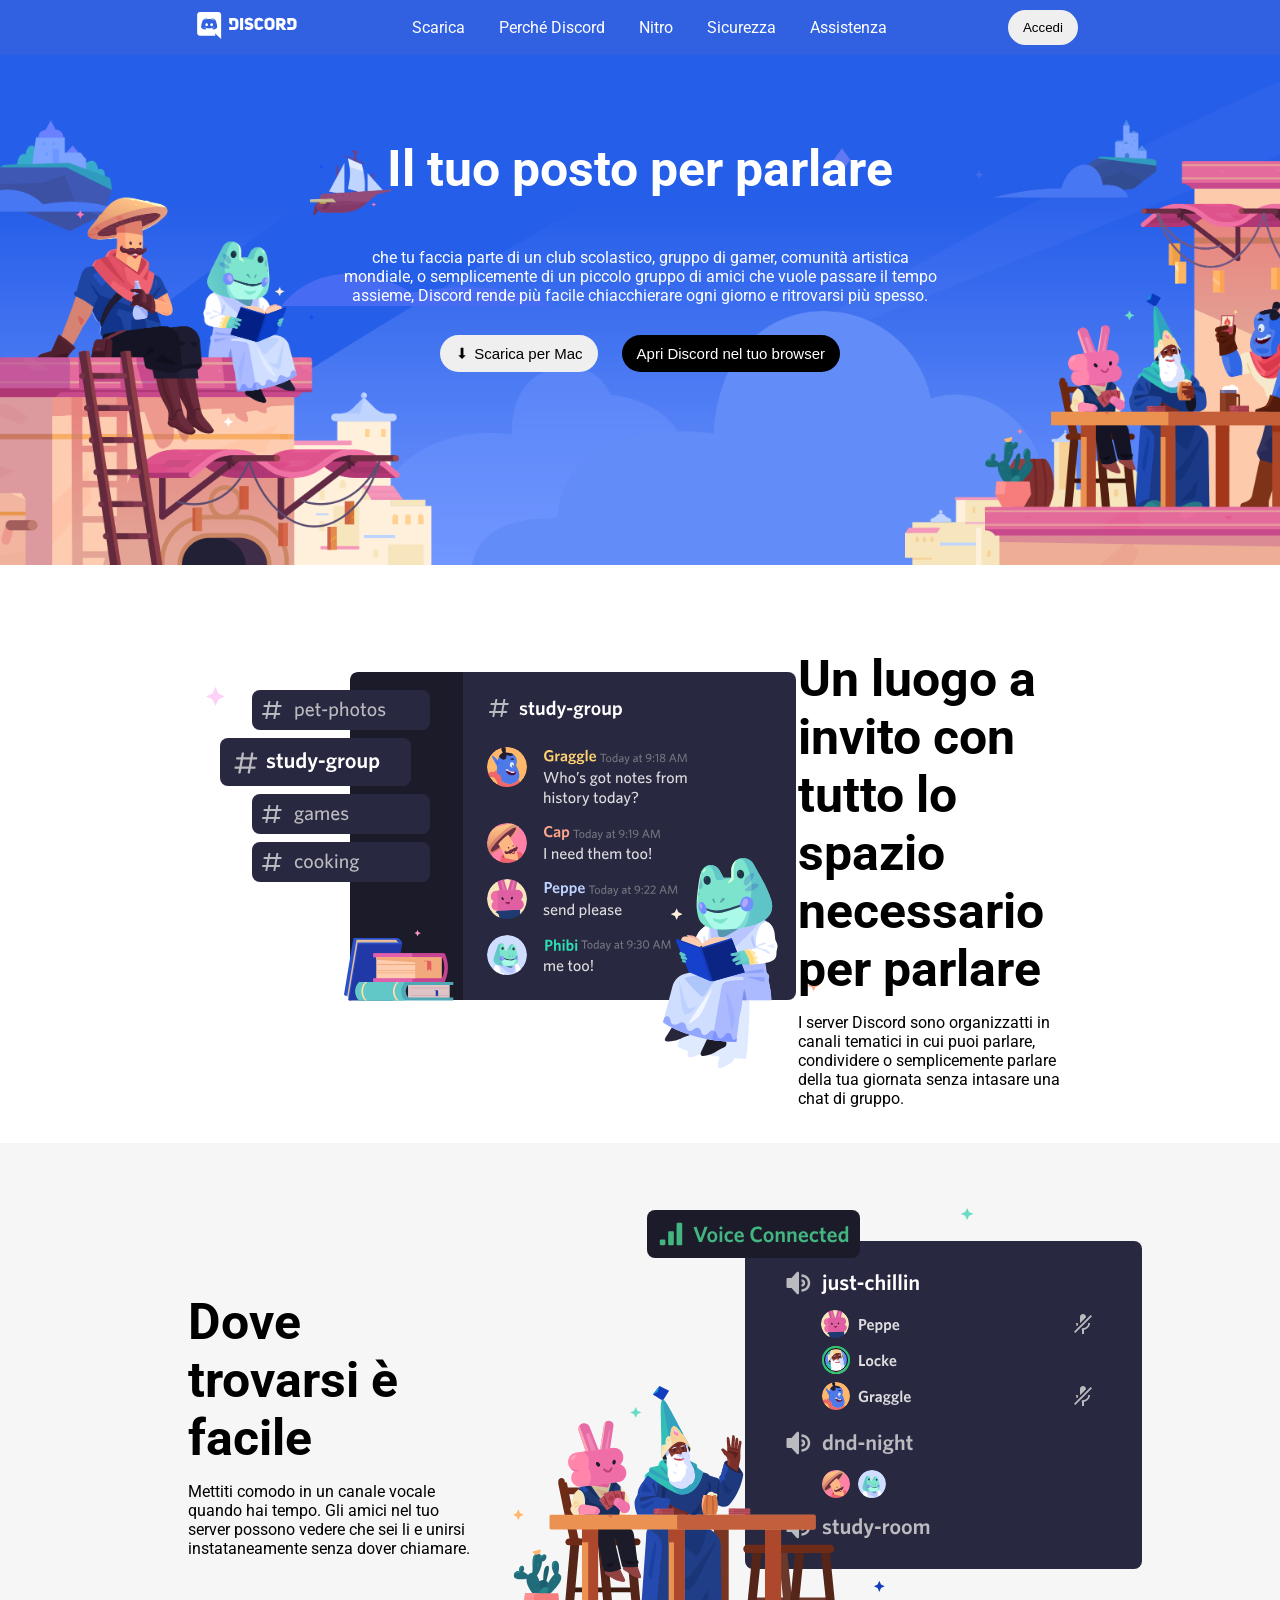
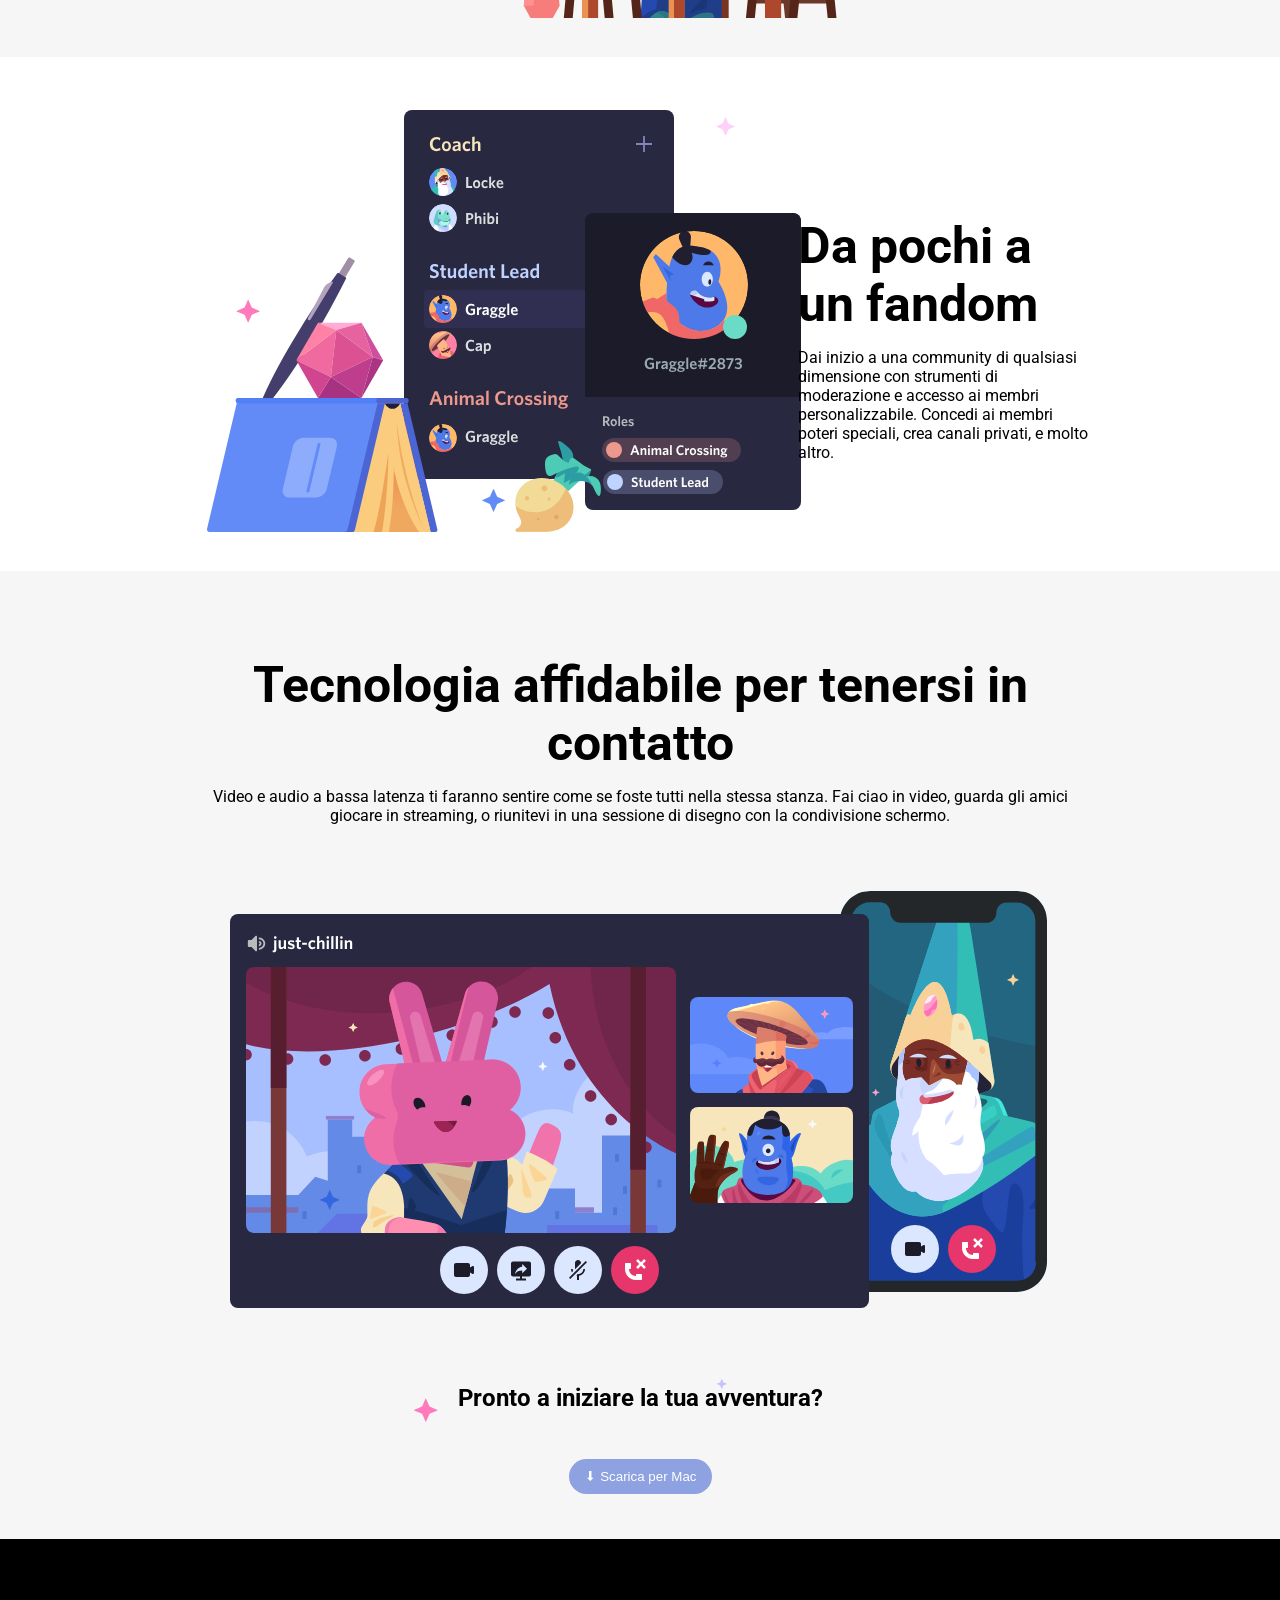
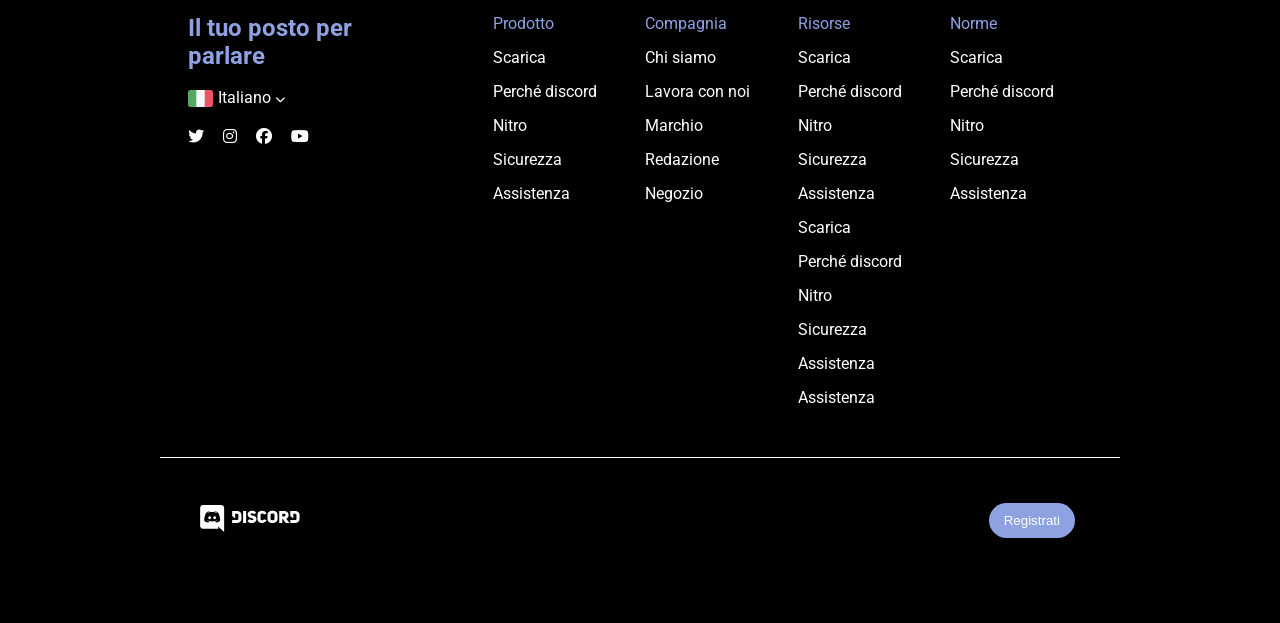
<file: index.html>
<!DOCTYPE html>
<html lang="en">
<head>
    <meta charset="UTF-8">
    <meta http-equiv="X-UA-Compatible" content="IE=edge">
    <meta name="viewport" content="width=device-width, initial-scale=1.0">

    <link rel="stylesheet" href="css/style.css">
    
    <link rel="stylesheet" href="https://cdnjs.cloudflare.com/ajax/libs/font-awesome/6.2.0/css/all.min.css" integrity="sha512-xh6O/CkQoPOWDdYTDqeRdPCVd1SpvCA9XXcUnZS2FmJNp1coAFzvtCN9BmamE+4aHK8yyUHUSCcJHgXloTyT2A==" crossorigin="anonymous" referrerpolicy="no-referrer" />
    
    <link rel="preconnect" href="https://fonts.googleapis.com">
    <link rel="preconnect" href="https://fonts.gstatic.com" crossorigin>
    <link href="https://fonts.googleapis.com/css2?family=Roboto:wght@300;500&display=swap" rel="stylesheet">
    
    <title>Discord</title>
</head>
<body>
    <!-- header della pagina -->
    <header>
        <nav class="top-header flex">
            <div class="logo">
                <img src="img/logo.svg" alt="Logo discord">
            </div>
           
            <div class="list">
                <ul>
                    <li>
                        <a href="#">Scarica</a>
                    </li>
                    
                    <li>
                        <a href="#">Perché Discord</a>
                    </li>
                    
                    <li>
                        <a href="#">Nitro</a>
                    </li>
                    
                    <li>
                        <a href="#">Sicurezza</a>
                    </li>
                    
                    <li>
                        <a href="#">Assistenza</a>
                    </li>
                </ul>
            </div>
            
            <div">
                <button class="button">Accedi</button>
            </div>
        </nav>
        
        <section class="lower-header flex">
            <div>
                <h1>Il tuo posto per parlare</h1>
                
                <p>che tu faccia parte di un club scolastico, gruppo di gamer, comunità artistica mondiale, o semplicemente di un piccolo gruppo di amici che vuole passare il tempo assieme, Discord rende più facile chiacchierare ogni giorno e ritrovarsi più spesso.</p>
                
                <button class="button">&#129067; Scarica per Mac</button>
                <button class="button">Apri Discord nel tuo browser</button>
            </div>
        </section>
    </header>

    <!-- main della pagina  -->
    <main>
        <Section class="section-one flex">
                <div>
                    <img src="img/item1.svg" alt="item 1">
                </div>
                
                <div>
                    <h1>Un luogo a invito con tutto lo spazio necessario per parlare</h1>
                   
                    <p>I server Discord sono organizzatti in canali tematici in cui puoi parlare, condividere o semplicemente parlare della tua giornata senza intasare una chat di gruppo.</p>
                </div>
        </Section>

        <Section class="section-two flex">
            <div>
                <img src="img/item2.svg" alt="item 2">
            </div>
            
            <div>
                <h1>Dove trovarsi è facile</h1>
                
                <p>Mettiti comodo in un canale vocale quando hai tempo. Gli amici nel tuo server possono vedere che sei li e unirsi instataneamente senza dover chiamare.</p>
            </div>
        </Section>

        <Section class="section-three flex">
            <div>
                <img src="img/item3.svg" alt="item 3">
            </div>
            
            <div>
                <h1>Da pochi a un fandom</h1>
                
                <p>Dai inizio a una community di qualsiasi dimensione con strumenti di moderazione e accesso ai membri personalizzabile. Concedi ai membri poteri speciali, crea canali privati, e molto altro.</p>
            </div>
        </Section>

        <Section class="section-four">
            <div>
                <h1>Tecnologia affidabile per tenersi in contatto</h1>
                
                <p>Video e audio a bassa latenza ti faranno sentire come se foste tutti nella stessa stanza. Fai ciao in video, guarda gli amici giocare in streaming, o riunitevi in una sessione di disegno con la condivisione schermo.</p>
            </div>
            
            <div>
                <img src="img/item4-big.svg" alt="item 4">
            </div>
           
            <div>
                <div id="stars">
                    <h2>Pronto a iniziare la tua avventura?</h2>
                </div>
                
                <button class="button">&#129067; Scarica per Mac</button>
            </div>
        </Section>
    </main>

    <!-- footer della pagina  -->
    <footer>
        <section class="top-footer flex">
            <div class="social">
                <h2>Il tuo posto per </br> parlare</h2>
                
                <span>
                    <img src="img/ita.png" alt="ita">Italiano
                    <i class="fa-solid fa-chevron-down"></i>
                </span>
                
                <br>
                
                <i class="fa-brands fa-twitter"></i>
                <i class="fa-brands fa-instagram"></i>
                <i class="fa-brands fa-facebook"></i>
                <i class="fa-brands fa-youtube"></i>
            </div>

            <div>
                <ul class="column one">
                    <li class="info">
                        <a href="#">Prodotto</a>
                    </li>
                   
                    <li>
                        <a href="#">Scarica</a>
                    </li>
                   
                    <li>
                        <a href="#">Perché discord</a>
                    </li>
                    
                    <li>
                        <a href="#">Nitro</a>
                    </li>
                    
                    <li>
                        <a href="#">Sicurezza</a>
                    </li>
                    
                    <li>
                        <a href="#">Assistenza</a>
                    </li>
                </ul>
            </div>

            <div>
                <ul class="column two">
                    <li class="info">
                        <a href="#">Compagnia</a>
                    </li>
                    <li>
                        <a href="#">Chi siamo</a>
                    </li>
                   
                    <li>
                        <a href="#">Lavora con noi</a>
                    </li>
                   
                    <li>
                        <a href="#">Marchio</a>
                    </li>
                    
                    <li>
                        <a href="#">Redazione</a>
                    </li>
                    
                    <li>
                        <a href="#">Negozio</a>
                    </li>
                </ul>
            </div>

            <div>
                <ul class="column three">
                    <li class="info">
                        <a href="#">Risorse</a>
                    </li>
                   
                    <li>
                        <a href="#">Scarica</a>
                    </li>
                   
                    <li>
                        <a href="#">Perché discord</a>
                    </li>
                    
                    <li>
                        <a href="#">Nitro</a>
                    </li>
                    
                    <li>
                        <a href="#">Sicurezza</a>
                    </li>
                    
                    <li>
                        <a href="#">Assistenza</a>
                    </li>
                   
                    <li>
                        <a href="#">Scarica</a>
                    </li>
                   
                    <li>
                        <a href="#">Perché discord</a>
                    </li>
                    
                    <li>
                        <a href="#">Nitro</a>
                    </li>
                    
                    <li>
                        <a href="#">Sicurezza</a>
                    </li>
                    
                    <li>
                        <a href="#">Assistenza</a>
                    </li>

                    <li>
                        <a href="#">Assistenza</a>
                    </li>
                </ul>
            </div>

            <div>
                <ul class="column four">
                    <li class="info">
                        <a href="#">Norme</a>
                    </li>
                   
                    <li>
                        <a href="#">Scarica</a>
                    </li>
                   
                    <li>
                        <a href="#">Perché discord</a>
                    </li>
                    
                    <li>
                        <a href="#">Nitro</a>
                    </li>
                    
                    <li>
                        <a href="#">Sicurezza</a>
                    </li>
                    
                    <li>
                        <a href="#">Assistenza</a>
                    </li>
                </ul>
            </div>
        </section>

        <section class="lower-footer flex">
            <div class="end flex">
                <div class="logo">
                    <img src="img/logo.svg" alt="">
                </div>

                <div">
                    <button class="button">Registrati</button>
                </div>
            </div>
        </section>
     </footer>
    
</body>
</html>
</file>
<file: css/style.css>
/* RESET */
*{
    margin: 0;
    padding: 0;
    box-sizing: border-box;
}

/* GENERAL */
body{
    font-family: 'Roboto', sans-serif;
}
.flex{
    display: flex;
    justify-content: center;
    align-items: center;
}
section{
    padding: 30px;
}
div{
    padding: 5px;
}
h1{
    padding: 50px 0;
    font-size: 50px;
}
.button{
    text-align: right;
    padding: 10px 15px;
    margin: 10px;
    border-radius: 30px;
    border: white;
}
li{
    list-style: none;
}
a{
    text-decoration: none;
}



/* HEADER */
header{
    color: white;
    background-color: #3161e0;
}
.logo img{
    width: 100px;
}
.top-header{
    max-width: 70%;
    margin: auto;
}
.lower-header{
    background-image: url('../img/jumbo.png');
    background-size: cover;
    text-align: center;
}
.lower-header > div{
    min-height: 450px;
    width: 50%;
}
.lower-header div .button{
    font-size: 15px;
    margin-top: 30px;
}
.lower-header div button:last-child{
    background-color: black;
    color: white;
}
.list{
    text-align: center;
    flex-grow: 1;
}
.list ul li{
    display: inline-block;
    margin: 0 15px;
}
li > a{
    text-decoration: none;
    color: white;
}

/* MAIN */
main section h1{
    padding-bottom: 15px;
}
.section-two div:last-child{
    order: -1
}
.section-two, .section-four{
    background-color: #f6f6f6;
}
main section div{
    width: 50%;
}
main section div:nth-child(2){
    width: 25%;
}
.section-four > div{
    text-align: center;
    margin: 0 auto;
    width: 75%;
}
.section-four div:nth-child(2){
    width: 75%;
}
#stars{
    background-image: url('../img/stars.svg');
    margin: 0 auto;
    background-size: cover;
    height: 50px;
}
.section-four div .button{
    background-color: #8ea1e1;
    color: white;
    margin-top: 30px;
}

/* FOOTER  */
footer{
    background-color: black;
    padding: 40px 0;
    color: white;
}
.top-footer{
    align-items: flex-start;
}
.top-footer div:not(.social){
    width: calc(75% / 6);
}
.social img{
    width: 25px;
    margin: 20px 5px 20px 0;
    vertical-align: middle;
}
.social{
    width: 25%;
}
.social i{
    margin-right: 15px;
}
.social span i{
    font-size: 10px;
}
.column li{
    margin-bottom: 15px;
}
.info a, footer h2{
    color: #8ea1e1
}
.lower-footer{
    border-top: 1px solid white;
    width: 75%;
    margin: 0 auto;
}
.end {
    justify-content: space-between;
    width: 100%;
}
.end .button{
    background-color: #8ea1e1;
    color: white;
}
</file>
